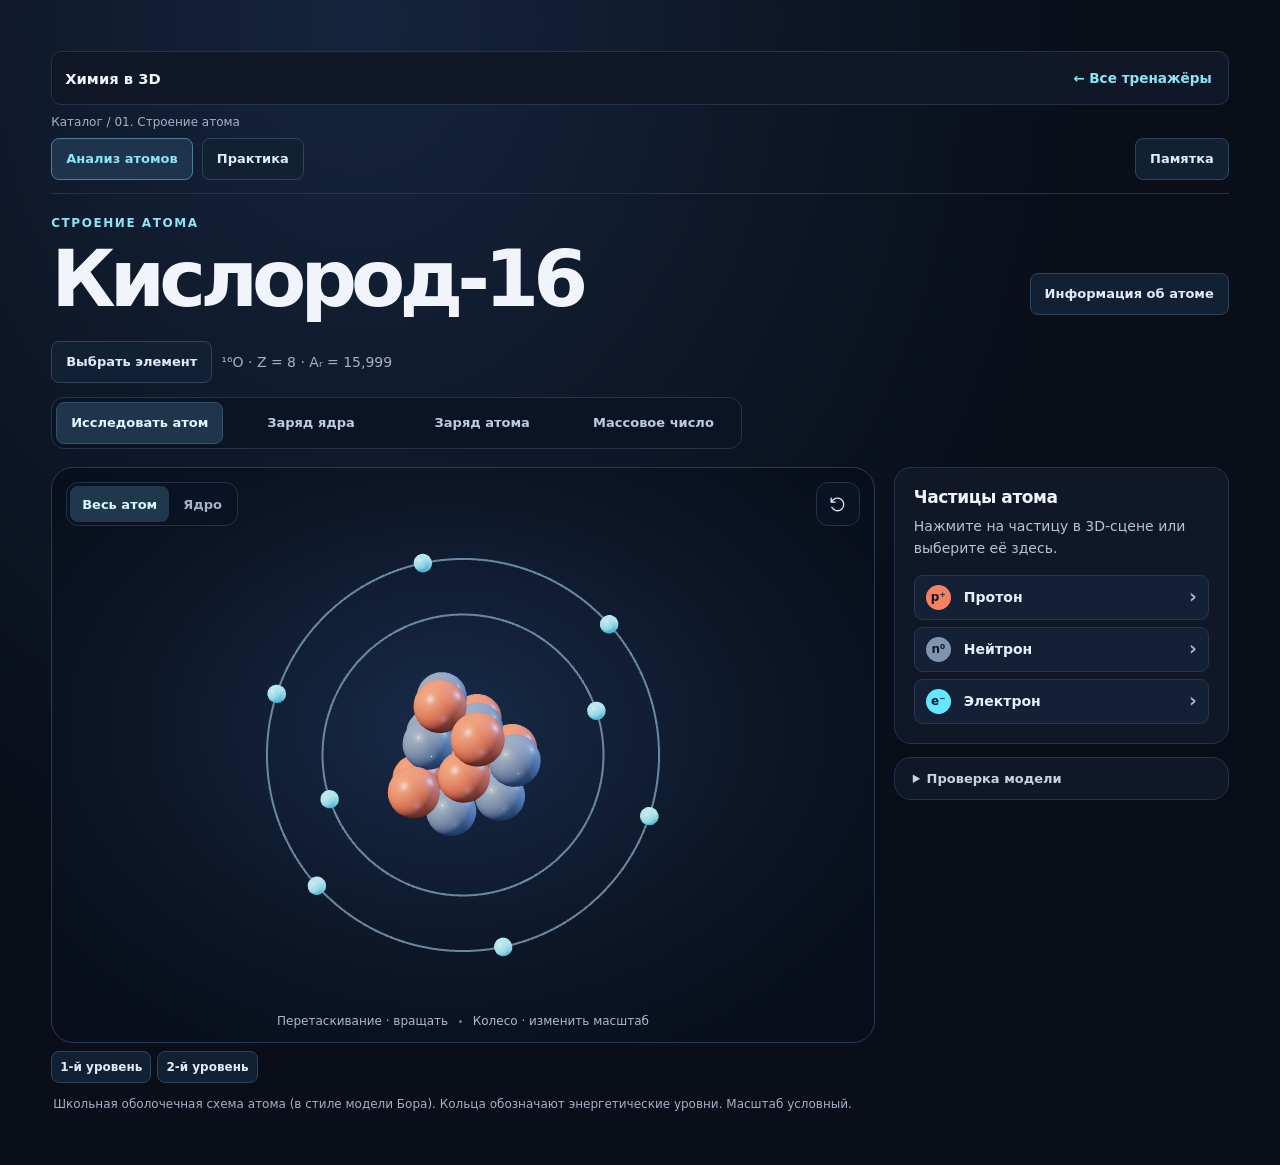
<file: docs/legacy-redirect.html>
<!doctype html>
<html lang="ru">
<head>
  <meta charset="utf-8">
  <meta name="viewport" content="width=device-width, initial-scale=1">
  <title>Строение атома · Новый адрес</title>
  <link rel="canonical" href="https://densugatov2000-eng.github.io/chemistry-in-3d/simulator/atomic-structure/">
  <meta http-equiv="refresh" content="0;url=https://densugatov2000-eng.github.io/chemistry-in-3d/simulator/atomic-structure/">
</head>
<body>
  <main>
    <h1>Тренажёр «Строение атома» переехал</h1>
    <p><a href="https://densugatov2000-eng.github.io/chemistry-in-3d/simulator/atomic-structure/">Открыть тренажёр по новому адресу</a></p>
  </main>
</body>
</html>
</file>
